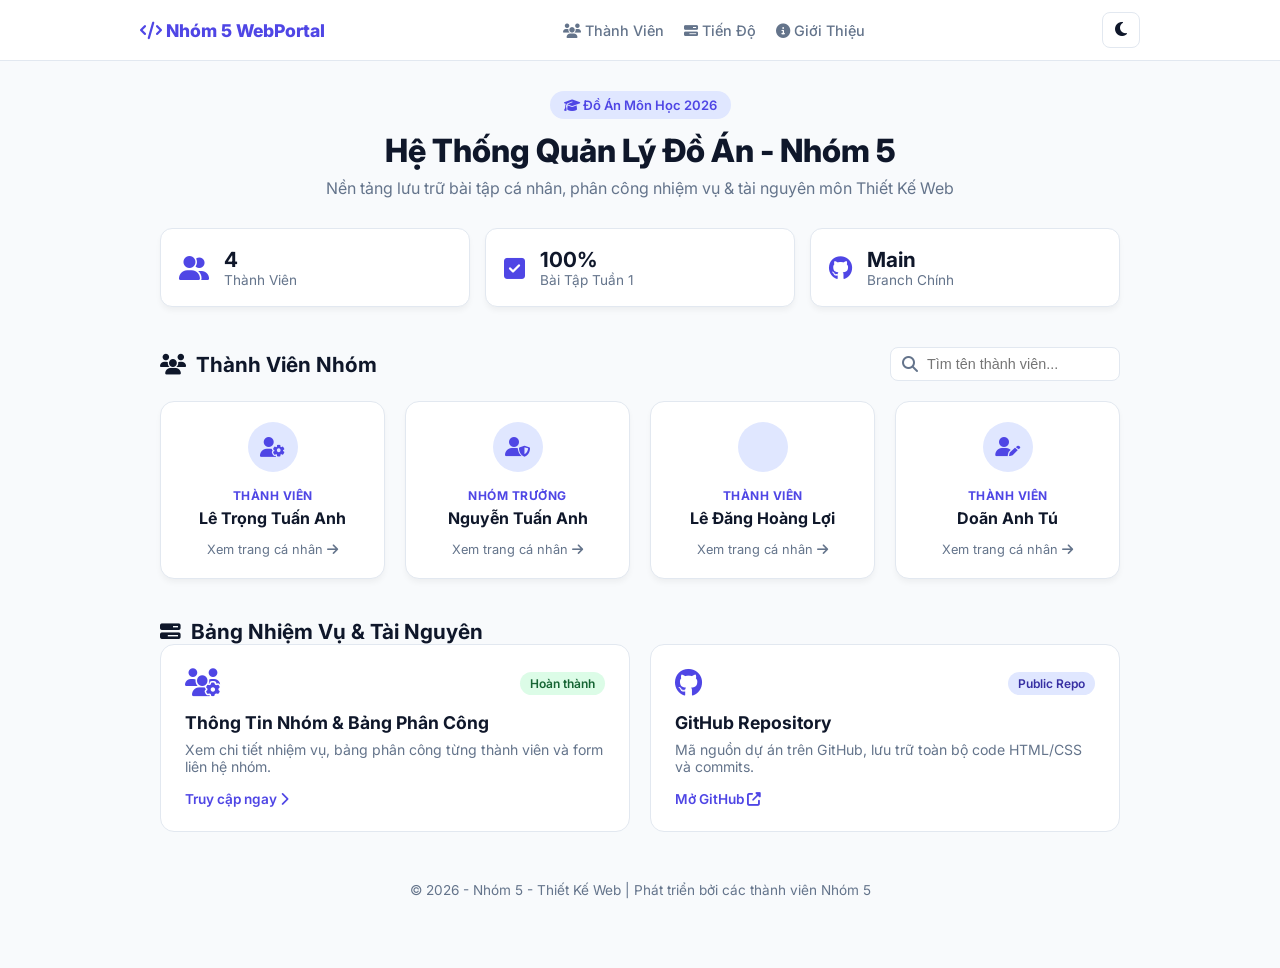
<file: index.html>
<!DOCTYPE html>
<html lang="vi">
<head>
  <meta charset="UTF-8">
  <meta name="viewport" content="width=device-width, initial-scale=1.0">
  <title>Trang Chủ - Nhóm 5 | Portal Thiết Kế Web</title>
  <!-- Google Fonts: Inter -->
  <link rel="preconnect" href="https://fonts.googleapis.com">
  <link rel="preconnect" href="https://fonts.gstatic.com" crossorigin>
  <link href="https://fonts.googleapis.com/css2?family=Inter:wght@400;500;600;700;800&display=swap" rel="stylesheet">
  <!-- Font Awesome Icons -->
  <link rel="stylesheet" href="https://cdnjs.cloudflare.com/ajax/libs/font-awesome/6.5.1/css/all.min.css">
  <!-- CSS Cửa hàng -->
  <link rel="stylesheet" href="css/style.css">
</head>
<body>

  <!-- Top Navigation Bar -->
  <nav class="navbar">
    <div class="nav-container">
      <a href="#" class="nav-logo">
        <i class="fa-solid fa-code"></i> Nhóm 5 WebPortal
      </a>
      <ul class="nav-links">
        <li><a href="#members"><i class="fa-solid fa-users"></i> Thành Viên</a></li>
        <li><a href="#tasks"><i class="fa-solid fa-bars-progress"></i> Tiến Độ</a></li>
        <li><a href="tasks/group/about.html"><i class="fa-solid fa-circle-info"></i> Giới Thiệu</a></li>
      </ul>
      <button class="theme-toggle" id="themeToggle" title="Đổi giao diện">
        <i class="fa-solid fa-moon"></i>
      </button>
    </div>
  </nav>

  <div class="container">
    <!-- Hero Banner Header -->
    <header class="hero-header">
      <span class="badge"><i class="fa-solid fa-graduation-cap"></i> Đồ Án Môn Học 2026</span>
      <h1>Hệ Thống Quản Lý Đồ Án - Nhóm 5</h1>
      <p class="subtitle">Nền tảng lưu trữ bài tập cá nhân, phân công nhiệm vụ & tài nguyên môn Thiết Kế Web</p>
    </header>

    <!-- Thống kê dự án (Project Overview Stats) -->
    <section class="stats-grid">
      <div class="stat-card">
        <i class="fa-solid fa-user-group stat-icon"></i>
        <div>
          <h3>4</h3>
          <p>Thành Viên</p>
        </div>
      </div>
      <div class="stat-card">
        <i class="fa-solid fa-square-check stat-icon"></i>
        <div>
          <h3>100%</h3>
          <p>Bài Tập Tuần 1</p>
        </div>
      </div>
      <div class="stat-card">
        <i class="fa-brands fa-github stat-icon"></i>
        <div>
          <h3>Main</h3>
          <p>Branch Chính</p>
        </div>
      </div>
    </section>

    <main>
      <!-- Tìm kiếm & Danh sách thành viên -->
      <section id="members" class="section">
        <div class="section-header">
          <h2 class="section-title">
            <i class="fa-solid fa-users"></i> Thành Viên Nhóm
          </h2>
          <!-- Thanh tìm kiếm thành viên -->
          <div class="search-box">
            <i class="fa-solid fa-magnifying-glass"></i>
            <input type="text" id="memberSearch" placeholder="Tìm tên thành viên..." onkeyup="filterMembers()">
          </div>
        </div>
        
        <div class="grid-container" id="memberGrid">
          <!-- Member 1 -->
          <a href="tasks/Le_trong_tuan_anh/index.html" class="card-link" data-name="le trong tuan anh">
            <div class="avatar-icon"><i class="fa-solid fa-user-gear"></i></div>
            <div class="card-info">
              <span class="member-role">Thành viên</span>
              <span class="member-name">Lê Trọng Tuấn Anh</span>
              <span class="view-profile">Xem trang cá nhân <i class="fa-solid fa-arrow-right"></i></span>
            </div>
          </a>

          <!-- Member 2 -->
          <a href="tasks/Ngtuan_anh/index.html" class="card-link" data-name="nguyen tuan anh">
            <div class="avatar-icon"><i class="fa-solid fa-user-shield"></i></div>
            <div class="card-info">
              <span class="member-role">Nhóm Trưởng</span>
              <span class="member-name">Nguyễn Tuấn Anh</span>
              <span class="view-profile">Xem trang cá nhân <i class="fa-solid fa-arrow-right"></i></span>
            </div>
          </a>

          <!-- Member 3 -->
          <a href="tasks/Le_Dang_Hoang_Loi/index.html" class="card-link" data-name="le dang hoang loi">
            <div class="avatar-icon"><i class="fa-solid fa-user-code"></i></div>
            <div class="card-info">
              <span class="member-role">Thành viên</span>
              <span class="member-name">Lê Đăng Hoàng Lợi</span>
              <span class="view-profile">Xem trang cá nhân <i class="fa-solid fa-arrow-right"></i></span>
            </div>
          </a>

          <!-- Member 4 -->
          <a href="tasks/doan_anh_tu/index.html" class="card-link" data-name="doan anh tu">
            <div class="avatar-icon"><i class="fa-solid fa-user-pen"></i></div>
            <div class="card-info">
              <span class="member-role">Thành viên</span>
              <span class="member-name">Doãn Anh Tú</span>
              <span class="view-profile">Xem trang cá nhân <i class="fa-solid fa-arrow-right"></i></span>
            </div>
          </a>
        </div>
      </section>

      <!-- Quản Lý Nhiệm Vụ & Tiến Độ -->
      <section id="tasks" class="section">
        <h2 class="section-title">
          <i class="fa-solid fa-bars-progress"></i> Bảng Nhiệm Vụ & Tài Nguyên
        </h2>
        
        <div class="task-grid">
          <a href="tasks/group/about.html" class="task-card primary-task">
            <div class="task-header">
              <i class="fa-solid fa-users-gear icon-lg"></i>
              <span class="status-badge status-done">Hoàn thành</span>
            </div>
            <h3>Thông Tin Nhóm & Bảng Phân Công</h3>
            <p>Xem chi tiết nhiệm vụ, bảng phân công từng thành viên và form liên hệ nhóm.</p>
            <span class="task-link-text">Truy cập ngay <i class="fa-solid fa-chevron-right"></i></span>
          </a>

          <a href="https://github.com/zTuananh/ThietKeWeb-Nhom5" target="_blank" class="task-card">
            <div class="task-header">
              <i class="fa-brands fa-github icon-lg"></i>
              <span class="status-badge status-live">Public Repo</span>
            </div>
            <h3>GitHub Repository</h3>
            <p>Mã nguồn dự án trên GitHub, lưu trữ toàn bộ code HTML/CSS và commits.</p>
            <span class="task-link-text">Mở GitHub <i class="fa-solid fa-up-right-from-square"></i></span>
          </a>
        </div>
      </section>
    </main>

    <footer>
      <p>© 2026 - Nhóm 5 - Thiết Kế Web | Phát triển bởi các thành viên Nhóm 5</p>
    </footer>
  </div>

  <!-- JavaScript tích hợp tính năng Tìm kiếm & Sáng/Tối -->
  <script>
    // 1. Chức năng Tìm kiếm thành viên nhanh
    function filterMembers() {
      const input = document.getElementById('memberSearch').value.toLowerCase();
      const cards = document.querySelectorAll('#memberGrid .card-link');
      
      cards.forEach(card => {
        const name = card.getAttribute('data-name');
        if (name.includes(input)) {
          card.style.display = "flex";
        } else {
          card.style.display = "none";
        }
      });
    }

    // 2. Chức năng đổi giao diện Sáng / Tối (Dark Mode)
    const themeToggle = document.getElementById('themeToggle');
    themeToggle.addEventListener('click', () => {
      document.body.classList.toggle('dark-mode');
      const icon = themeToggle.querySelector('i');
      if (document.body.classList.contains('dark-mode')) {
        icon.className = 'fa-solid fa-sun';
      } else {
        icon.className = 'fa-solid fa-moon';
      }
    });
  </script>
</body>
</html>
</file>
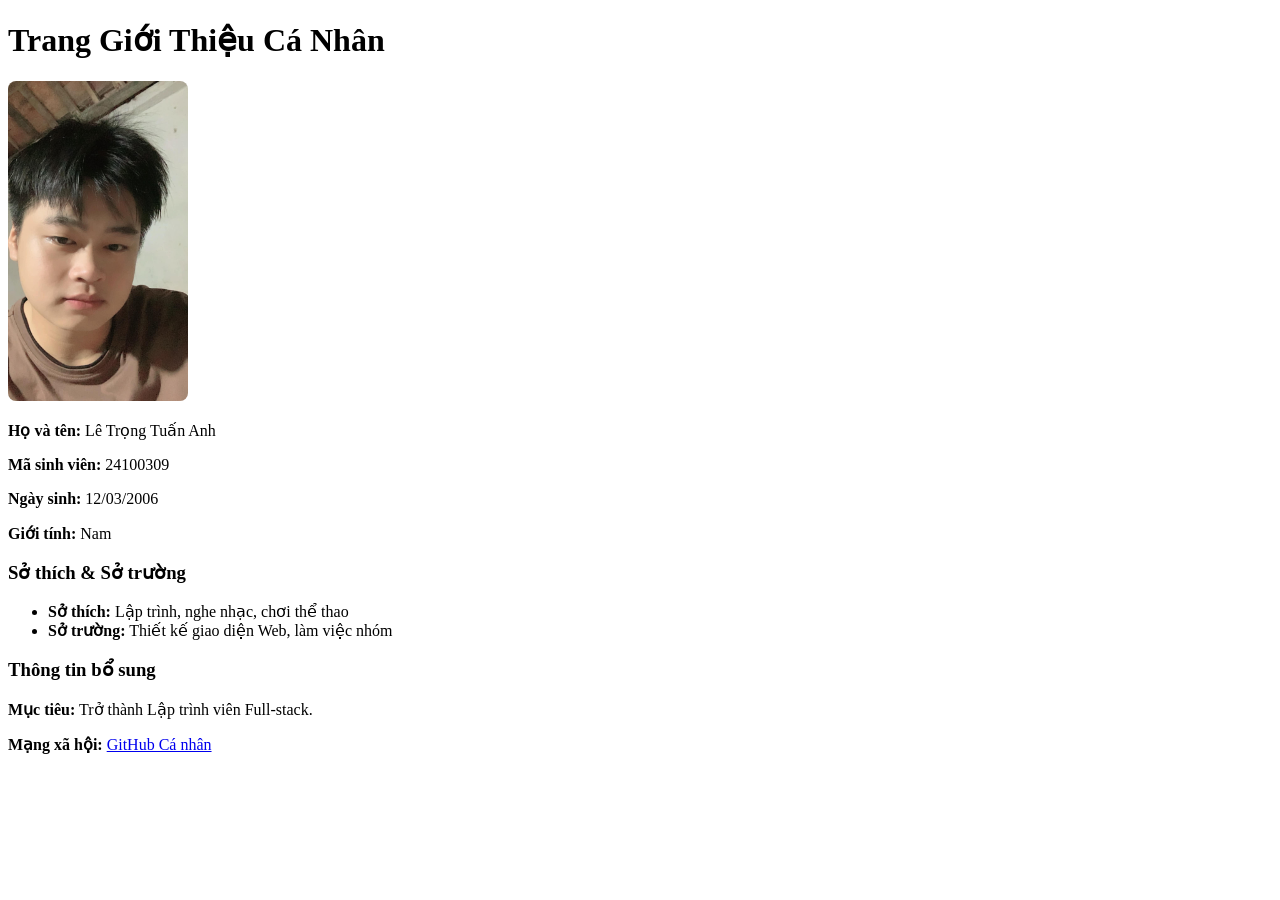
<file: Le_trong_tuan_anh/index.html>
<!DOCTYPE html>
<html lang="vi">
<head>
  <meta charset="UTF-8">
  <title>Trang cá nhân - Lê Trọng Tuấn Anh</title>
</head>
<body>
<h1>Trang Giới Thiệu Cá Nhân</h1>


<img src="ltta.jpg" alt="Ảnh đại diện của tôi" width="180" style="border-radius: 8px; object-fit: cover;">

<p><strong>Họ và tên:</strong> Lê Trọng Tuấn Anh</p>
<p><strong>Mã sinh viên:</strong> 24100309</p>
<p><strong>Ngày sinh:</strong> 12/03/2006</p>
<p><strong>Giới tính:</strong> Nam</p>

<h3>Sở thích & Sở trường</h3>
<ul>
  <li><strong>Sở thích:</strong> Lập trình, nghe nhạc, chơi thể thao</li>
  <li><strong>Sở trường:</strong> Thiết kế giao diện Web, làm việc nhóm</li>
</ul>

<h3>Thông tin bổ sung</h3>
<p><strong>Mục tiêu:</strong> Trở thành Lập trình viên Full-stack.</p>
<p><strong>Mạng xã hội:</strong> <a href="https://github.com/Tuananh-36" target="_blank">GitHub Cá nhân</a></p>
</body>
</html>
</file>
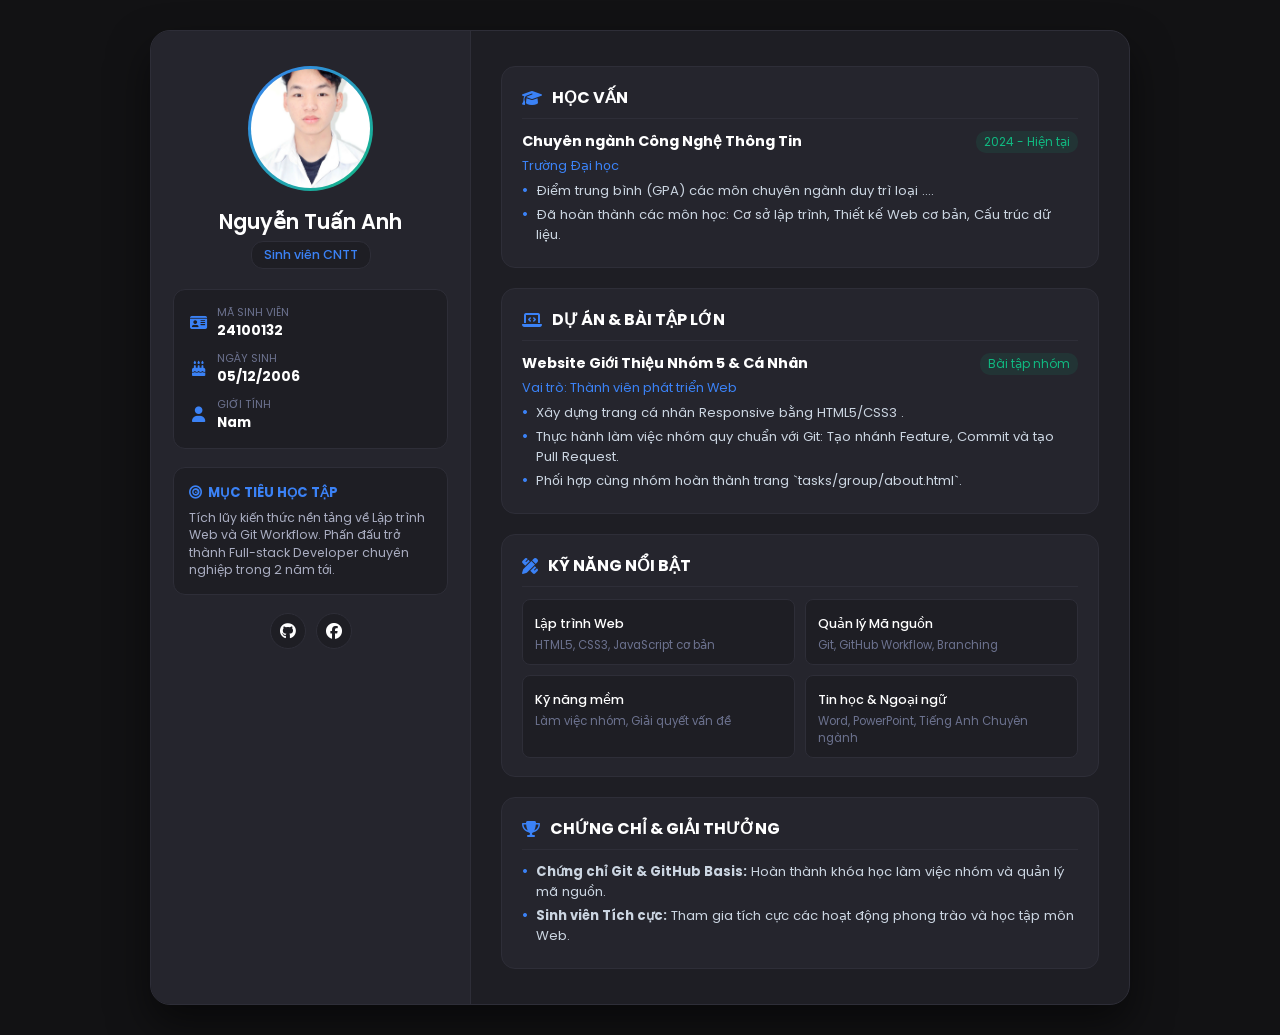
<file: Ngtuan_anh/index.html>
<!DOCTYPE html>
<html lang="vi">
<head>
    <meta charset="UTF-8">
    <meta name="viewport" content="width=device-width, initial-scale=1.0">
    <title>Portfolio Sinh Viên - Nguyễn Tuấn Anh</title>
    <link href="https://cdnjs.cloudflare.com/ajax/libs/font-awesome/6.4.0/css/all.min.css" rel="stylesheet">
    <link href="https://fonts.googleapis.com/css2?family=Poppins:wght@300;400;500;600;700&display=swap" rel="stylesheet">
    <style>
        * { margin: 0; padding: 0; box-sizing: border-box; font-family: 'Poppins', sans-serif; }
        body { background-color: #121214; color: #a9adc1; min-height: 100vh; display: flex; justify-content: center; align-items: center; padding: 30px 15px; }

        .portfolio-container { display: flex; flex-direction: row; max-width: 980px; width: 100%; background: #1e1e24; border-radius: 20px; overflow: hidden; box-shadow: 0 20px 40px rgba(0, 0, 0, 0.5); border: 1px solid #2e2e38; }

        /* CỘT TRÁI */
        .sidebar { width: 320px; background: #25252d; padding: 35px 22px; text-align: center; display: flex; flex-direction: column; align-items: center; border-right: 1px solid #2e2e38; }
        .avatar-box { width: 125px; height: 125px; border-radius: 50%; padding: 3px; background: linear-gradient(135deg, #3b82f6, #10b981); margin-bottom: 15px; }
        .avatar-box img { width: 100%; height: 100%; border-radius: 50%; object-fit: cover; }
        .sidebar h2 { color: #fff; font-size: 1.3rem; font-weight: 600; margin-bottom: 4px; }
        .sidebar .role { background: #1e1e24; color: #3b82f6; font-size: 0.78rem; padding: 4px 12px; border-radius: 12px; display: inline-block; margin-bottom: 20px; font-weight: 500; border: 1px solid #2e2e38; }

        .personal-info { width: 100%; text-align: left; background: #1e1e24; padding: 15px; border-radius: 12px; border: 1px solid #2e2e38; margin-bottom: 18px; }
        .info-item { display: flex; align-items: center; gap: 10px; margin-bottom: 10px; font-size: 0.82rem; }
        .info-item:last-child { margin-bottom: 0; }
        .info-item i { color: #3b82f6; font-size: 0.95rem; width: 18px; text-align: center; }
        .info-item div { display: flex; flex-direction: column; }
        .info-item span { font-size: 0.68rem; color: #6c728f; text-transform: uppercase; }
        .info-item strong { color: #fff; font-size: 0.85rem; }

        .objective-box { width: 100%; text-align: left; background: #1e1e24; padding: 15px; border-radius: 12px; border: 1px solid #2e2e38; margin-bottom: 18px; }
        .objective-box h4 { color: #3b82f6; font-size: 0.82rem; margin-bottom: 6px; text-transform: uppercase; display: flex; align-items: center; gap: 6px; }
        .objective-box p { font-size: 0.78rem; color: #a9adc1; line-height: 1.4; }

        .socials { display: flex; gap: 10px; width: 100%; justify-content: center; }
        .socials a { width: 36px; height: 36px; background: #1e1e24; color: #fff; border-radius: 50%; display: flex; justify-content: center; align-items: center; text-decoration: none; border: 1px solid #2e2e38; transition: 0.3s; }
        .socials a:hover { background: #3b82f6; border-color: #3b82f6; transform: translateY(-3px); }

        /* CỘT PHẢI */
        .main-content { flex: 1; padding: 35px 30px; display: flex; flex-direction: column; gap: 20px; }
        
        .cv-section { background: #25252d; padding: 18px 20px; border-radius: 14px; border: 1px solid #2e2e38; }
        .cv-section h3 { color: #fff; font-size: 1rem; margin-bottom: 12px; display: flex; align-items: center; gap: 10px; border-bottom: 1px solid #2e2e38; padding-bottom: 8px; }
        .cv-section h3 i { color: #3b82f6; }

        .item-block { margin-bottom: 12px; }
        .item-block:last-child { margin-bottom: 0; }
        .item-header { display: flex; justify-content: space-between; align-items: baseline; margin-bottom: 4px; }
        .item-header strong { color: #fff; font-size: 0.9rem; }
        .item-header .date { font-size: 0.75rem; color: #10b981; background: rgba(16, 185, 129, 0.1); padding: 2px 8px; border-radius: 10px; }
        .item-sub { font-size: 0.8rem; color: #3b82f6; margin-bottom: 6px; }
        
        .cv-list { list-style: none; }
        .cv-list li { font-size: 0.82rem; margin-bottom: 4px; position: relative; padding-left: 14px; color: #cbd5e1; }
        .cv-list li::before { content: '•'; color: #3b82f6; font-weight: bold; position: absolute; left: 0; }

        .skills-grid { display: grid; grid-template-columns: repeat(auto-fit, minmax(180px, 1fr)); gap: 10px; }
        .skill-card { background: #1e1e24; padding: 10px 12px; border-radius: 8px; border: 1px solid #2e2e38; }
        .skill-card span { font-size: 0.8rem; color: #fff; font-weight: 500; }
        .skill-card p { font-size: 0.72rem; color: #6c728f; margin-top: 2px; }

        @media (max-width: 800px) {
            .portfolio-container { flex-direction: column; }
            .sidebar { width: 100%; border-right: none; border-bottom: 1px solid #2e2e38; }
        }
    </style>
</head>
<body>

<div class="portfolio-container">
    <!-- CỘT TRÁI: Avatar & Thông tin cá nhân -->
    <div class="sidebar">
        <div class="avatar-box">
            <img src="avatar.jpg" alt="Ảnh đại diện">
        </div>
        <h2>Nguyễn Tuấn Anh</h2>
        <span class="role">Sinh viên CNTT</span>

        <div class="personal-info">
            <div class="info-item">
                <i class="fa-solid fa-id-card"></i>
                <div>
                    <span>Mã sinh viên</span>
                    <strong>24100132</strong>
                </div>
            </div>
            <div class="info-item">
                <i class="fa-solid fa-cake-candles"></i>
                <div>
                    <span>Ngày sinh</span>
                    <strong>05/12/2006</strong>
                </div>
            </div>
            <div class="info-item">
                <i class="fa-solid fa-user"></i>
                <div>
                    <span>Giới tính</span>
                    <strong>Nam</strong>
                </div>
            </div>
        </div>

        <div class="objective-box">
            <h4><i class="fa-solid fa-bullseye"></i> Mục tiêu học tập</h4>
            <p>Tích lũy kiến thức nền tảng về Lập trình Web và Git Workflow. Phấn đấu trở thành Full-stack Developer chuyên nghiệp trong 2 năm tới.</p>
        </div>

        <div class="socials">
            <a href="https://github.com/zTuananh" target="_blank" title="GitHub"><i class="fa-brands fa-github"></i></a>
            <a href="#" target="_blank" title="Facebook"><i class="fa-brands fa-facebook"></i></a>
        </div>
    </div>

    <!-- CỘT PHẢI: Chuẩn CV Sinh Viên -->
    <div class="main-content">
        <!-- HỌC VẤN -->
        <div class="cv-section">
            <h3><i class="fa-solid fa-graduation-cap"></i> HỌC VẤN</h3>
            <div class="item-block">
                <div class="item-header">
                    <strong>Chuyên ngành Công Nghệ Thông Tin</strong>
                    <span class="date">2024 - Hiện tại</span>
                </div>
                <div class="item-sub">Trường Đại học </div>
                <ul class="cv-list">
                    <li>Điểm trung bình (GPA) các môn chuyên ngành duy trì loại ....</li>
                    <li>Đã hoàn thành các môn học: Cơ sở lập trình, Thiết kế Web cơ bản, Cấu trúc dữ liệu.</li>
                </ul>
            </div>
        </div>

        <!-- DỰ ÁN & HOẠT ĐỘNG SINH VIÊN -->
        <div class="cv-section">
            <h3><i class="fa-solid fa-laptop-code"></i> DỰ ÁN & BÀI TẬP LỚN</h3>
            <div class="item-block">
                <div class="item-header">
                    <strong>Website Giới Thiệu Nhóm 5 & Cá Nhân</strong>
                    <span class="date">Bài tập nhóm</span>
                </div>
                <div class="item-sub">Vai trò: Thành viên phát triển Web</div>
                <ul class="cv-list">
                    <li>Xây dựng trang cá nhân Responsive bằng HTML5/CSS3 .</li>
                    <li>Thực hành làm việc nhóm quy chuẩn với Git: Tạo nhánh Feature, Commit và tạo Pull Request.</li>
                    <li>Phối hợp cùng nhóm hoàn thành trang `tasks/group/about.html`.</li>
                </ul>
            </div>
        </div>

        <!-- KỸ NĂNG -->
        <div class="cv-section">
            <h3><i class="fa-solid fa-pen-ruler"></i> KỸ NĂNG NỔI BẬT</h3>
            <div class="skills-grid">
                <div class="skill-card">
                    <span>Lập trình Web</span>
                    <p>HTML5, CSS3, JavaScript cơ bản</p>
                </div>
                <div class="skill-card">
                    <span>Quản lý Mã nguồn</span>
                    <p>Git, GitHub Workflow, Branching</p>
                </div>
                <div class="skill-card">
                    <span>Kỹ năng mềm</span>
                    <p>Làm việc nhóm, Giải quyết vấn đề</p>
                </div>
                <div class="skill-card">
                    <span>Tin học & Ngoại ngữ</span>
                    <p>Word, PowerPoint, Tiếng Anh Chuyên ngành</p>
                </div>
            </div>
        </div>

        <!-- GIẢI THƯỞNG & CHỨNG CHỈ -->
        <div class="cv-section">
            <h3><i class="fa-solid fa-trophy"></i> CHỨNG CHỈ & GIẢI THƯỞNG</h3>
            <div class="item-block">
                <ul class="cv-list">
                    <li><strong>Chứng chỉ Git & GitHub Basis:</strong> Hoàn thành khóa học làm việc nhóm và quản lý mã nguồn.</li>
                    <li><strong>Sinh viên Tích cực:</strong> Tham gia tích cực các hoạt động phong trào và học tập môn Web.</li>
                </ul>
            </div>
        </div>
    </div>
</div>

</body>
</html>
</file>
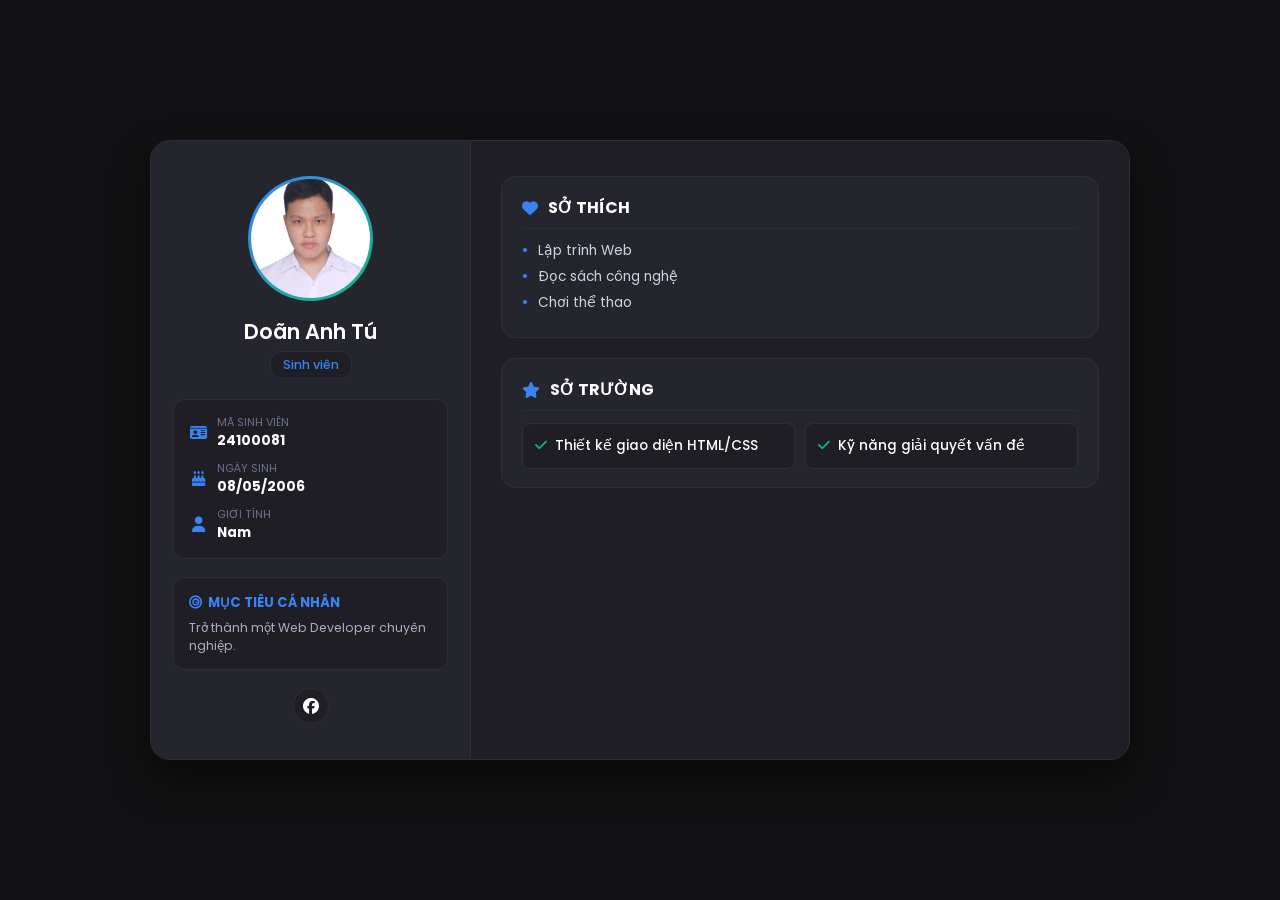
<file: tasks/doan_anh_tu/index.html>
<!DOCTYPE html>
<html lang="vi">
<head>
    <meta charset="UTF-8">
    <meta name="viewport" content="width=device-width, initial-scale=1.0">
    <title>Giới thiệu cá nhân - Doãn Anh Tú</title>
    <!-- FontAwesome & Google Fonts -->
    <link href="https://cdnjs.cloudflare.com/ajax/libs/font-awesome/6.4.0/css/all.min.css" rel="stylesheet" integrity="sha512-iecdLmaskl7CVkqkXNQ/ZH/XLlvWZOJyj7Yy7tcenmpD1ypASozpmT/E0iPtmFIB46ZmdtAc9eNBvH0H/ZpiBw==" crossorigin="anonymous" referrerpolicy="no-referrer" />
    <link href="https://fonts.googleapis.com/css2?family=Poppins:wght@300;400;500;600;700&display=swap" rel="stylesheet">
    <style>
        * { margin: 0; padding: 0; box-sizing: border-box; font-family: 'Poppins', sans-serif; }
        body { background-color: #121214; color: #a9adc1; min-height: 100vh; display: flex; justify-content: center; align-items: center; padding: 30px 15px; }

        .portfolio-container { display: flex; flex-direction: row; max-width: 980px; width: 100%; background: #1e1e24; border-radius: 20px; overflow: hidden; box-shadow: 0 20px 40px rgba(0, 0, 0, 0.5); border: 1px solid #2e2e38; }

        /* CỘT TRÁI: Avatar & Thông tin cá nhân */
        .sidebar { width: 320px; background: #25252d; padding: 35px 22px; text-align: center; display: flex; flex-direction: column; align-items: center; border-right: 1px solid #2e2e38; }
        .avatar-box { width: 125px; height: 125px; border-radius: 50%; padding: 3px; background: linear-gradient(135deg, #3b82f6, #10b981); margin-bottom: 15px; }
        .avatar-box img { width: 100%; height: 100%; border-radius: 50%; object-fit: cover; }
        .sidebar h2 { color: #fff; font-size: 1.3rem; font-weight: 600; margin-bottom: 4px; }
        .sidebar .role { background: #1e1e24; color: #3b82f6; font-size: 0.78rem; padding: 4px 12px; border-radius: 12px; display: inline-block; margin-bottom: 20px; font-weight: 500; border: 1px solid #2e2e38; }

        .personal-info { width: 100%; text-align: left; background: #1e1e24; padding: 15px; border-radius: 12px; border: 1px solid #2e2e38; margin-bottom: 18px; }
        .info-item { display: flex; align-items: center; gap: 10px; margin-bottom: 10px; font-size: 0.82rem; }
        .info-item:last-child { margin-bottom: 0; }
        .info-item i { color: #3b82f6; font-size: 0.95rem; width: 18px; text-align: center; }
        .info-item div { display: flex; flex-direction: column; }
        .info-item span { font-size: 0.68rem; color: #6c728f; text-transform: uppercase; }
        .info-item strong { color: #fff; font-size: 0.85rem; }

        .objective-box { width: 100%; text-align: left; background: #1e1e24; padding: 15px; border-radius: 12px; border: 1px solid #2e2e38; margin-bottom: 18px; }
        .objective-box h4 { color: #3b82f6; font-size: 0.82rem; margin-bottom: 6px; text-transform: uppercase; display: flex; align-items: center; gap: 6px; }
        .objective-box p { font-size: 0.78rem; color: #a9adc1; line-height: 1.4; }

        .socials { display: flex; gap: 10px; width: 100%; justify-content: center; }
        .socials a { width: 36px; height: 36px; background: #1e1e24; color: #fff; border-radius: 50%; display: flex; justify-content: center; align-items: center; text-decoration: none; border: 1px solid #2e2e38; transition: 0.3s; }
        .socials a:hover { background: #3b82f6; border-color: #3b82f6; transform: translateY(-3px); }

        /* CỘT PHẢI: Nội dung chính */
        .main-content { flex: 1; padding: 35px 30px; display: flex; flex-direction: column; gap: 20px; }
        
        .cv-section { background: #25252d; padding: 18px 20px; border-radius: 14px; border: 1px solid #2e2e38; }
        .cv-section h3 { color: #fff; font-size: 1rem; margin-bottom: 12px; display: flex; align-items: center; gap: 10px; border-bottom: 1px solid #2e2e38; padding-bottom: 8px; }
        .cv-section h3 i { color: #3b82f6; }

        .item-block { margin-bottom: 12px; }
        .item-block:last-child { margin-bottom: 0; }
        
        .cv-list { list-style: none; }
        .cv-list li { font-size: 0.85rem; margin-bottom: 6px; position: relative; padding-left: 16px; color: #cbd5e1; }
        .cv-list li::before { content: '•'; color: #3b82f6; font-weight: bold; position: absolute; left: 0; }

        .skills-grid { display: grid; grid-template-columns: repeat(auto-fit, minmax(180px, 1fr)); gap: 10px; }
        .skill-card { background: #1e1e24; padding: 12px; border-radius: 8px; border: 1px solid #2e2e38; transition: transform 0.2s ease, border-color 0.2s ease; }
        .skill-card:hover { border-color: #3b82f6; transform: translateY(-2px); }
        .skill-card span { font-size: 0.85rem; color: #fff; font-weight: 500; display: flex; align-items: center; gap: 8px; }
        .skill-card span i { color: #10b981; }

        @media (max-width: 800px) {
            .portfolio-container { flex-direction: column; }
            .sidebar { width: 100%; border-right: none; border-bottom: 1px solid #2e2e38; }
        }
    </style>
</head>
<body>

<div class="portfolio-container">
    <!-- CỘT TRÁI: Ảnh đại diện & Thông tin cá nhân -->
    <div class="sidebar">
        <div class="avatar-box">
            <img src="doan_anh_tu.jpg" alt="Ảnh đại diện Doãn Anh Tú" width="125" height="125">
        </div>
        <h2>Doãn Anh Tú</h2>
        <span class="role">Sinh viên</span>

        <div class="personal-info">
            <div class="info-item">
                <i class="fa-solid fa-id-card"></i>
                <div>
                    <span>Mã sinh viên</span>
                    <strong>24100081</strong>
                </div>
            </div>
            <div class="info-item">
                <i class="fa-solid fa-cake-candles"></i>
                <div>
                    <span>Ngày sinh</span>
                    <strong>08/05/2006</strong>
                </div>
            </div>
            <div class="info-item">
                <i class="fa-solid fa-user"></i>
                <div>
                    <span>Giới tính</span>
                    <strong>Nam</strong>
                </div>
            </div>
        </div>

        <div class="objective-box">
            <h4><i class="fa-solid fa-bullseye"></i> Mục tiêu cá nhân</h4>
            <p>Trở thành một Web Developer chuyên nghiệp.</p>
        </div>

        <div class="socials">
            <a href="https://www.facebook.com/?locale=vi_VN" target="_blank" title="Facebook cá nhân"><i class="fa-brands fa-facebook"></i></a>
        </div>
    </div>

    <!-- CỘT PHẢI: Chi tiết Sở thích & Sở trường -->
    <div class="main-content">
        <!-- SỞ THÍCH -->
        <div class="cv-section">
            <h3><i class="fa-solid fa-heart"></i> SỞ THÍCH</h3>
            <div class="item-block">
                <ul class="cv-list">
                    <li>Lập trình Web</li>
                    <li>Đọc sách công nghệ</li>
                    <li>Chơi thể thao</li>
                </ul>
            </div>
        </div>

        <!-- SỞ TRƯỜNG -->
        <div class="cv-section">
            <h3><i class="fa-solid fa-star"></i> SỞ TRƯỜNG</h3>
            <div class="skills-grid">
                <div class="skill-card">
                    <span><i class="fa-solid fa-check"></i> Thiết kế giao diện HTML/CSS</span>
                </div>
                <div class="skill-card">
                    <span><i class="fa-solid fa-check"></i> Kỹ năng giải quyết vấn đề</span>
                </div>
            </div>
        </div>
    </div>
</div>

</body>
</html>
</file>
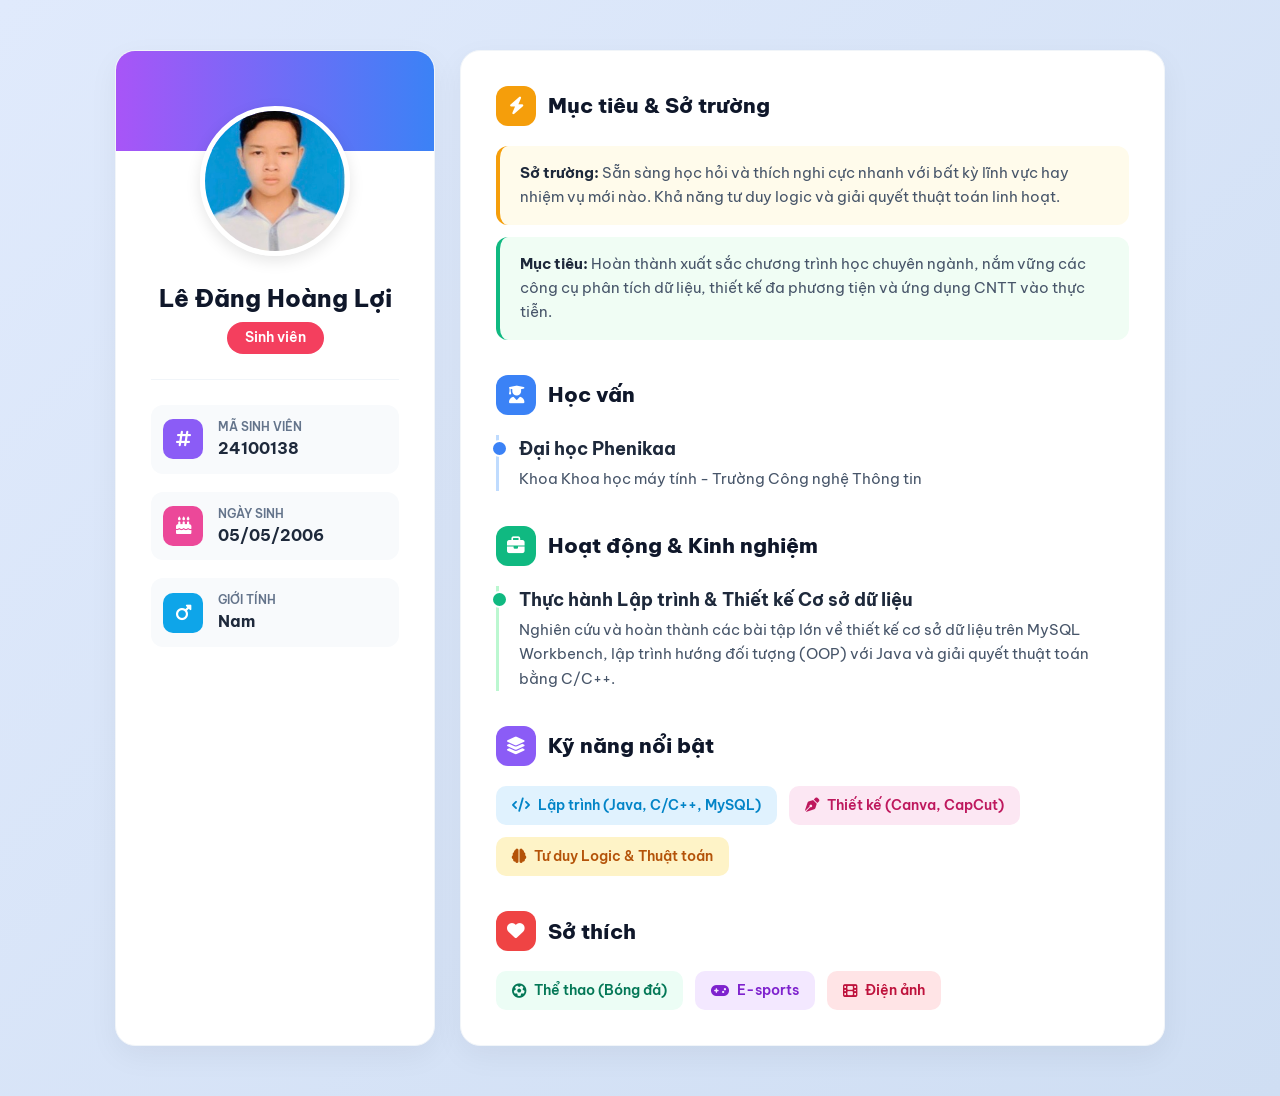
<file: tasks/Le_Dang_Hoang_Loi/index.html>
<!DOCTYPE html>
<html lang="vi">
<head>
    <meta charset="UTF-8">
    <meta name="viewport" content="width=device-width, initial-scale=1.0">
    <title>Profile - Lê Đăng Hoàng Lợi</title>
    <link href="https://cdnjs.cloudflare.com/ajax/libs/font-awesome/6.4.0/css/all.min.css" rel="stylesheet">
    <link href="https://fonts.googleapis.com/css2?family=Be+Vietnam+Pro:wght@400;500;600;700;800&display=swap" rel="stylesheet">
    <style>
        * {
            margin: 0;
            padding: 0;
            box-sizing: border-box;
            font-family: 'Be Vietnam Pro', sans-serif;
        }
        body {
            background: linear-gradient(135deg, #e0eafc 0%, #cfdef3 100%);
            color: #334155;
            line-height: 1.6;
            padding: 50px 20px;
            display: flex;
            justify-content: center;
            min-height: 100vh;
        }

        .container {
            max-width: 1050px;
            width: 100%;
            display: grid;
            grid-template-columns: 320px 1fr;
            gap: 25px;
        }

        .card {
            background: #ffffff;
            border-radius: 20px;
            padding: 35px;
            box-shadow: 0 10px 30px rgba(0, 0, 0, 0.05);
            border: 1px solid #f1f5f9;
        }        
        .sidebar {
            text-align: center;
            position: relative;
            overflow: hidden;
        }
        .sidebar::before {
            content: '';
            position: absolute;
            top: 0;
            left: 0;
            width: 100%;
            height: 100px;
            background: linear-gradient(90deg, #a855f7, #3b82f6);
            z-index: 0;
        }
        
        .avatar {
            width: 150px;
            height: 150px;
            border-radius: 50%;
            object-fit: cover;
            border: 5px solid #ffffff;
            margin-bottom: 15px;
            position: relative;
            z-index: 1;
            margin-top: 20px;
            box-shadow: 0 5px 15px rgba(0,0,0,0.1);
        }

        .name {
            font-size: 1.5rem;
            color: #0f172a;
            font-weight: 800;
            margin-bottom: 5px;
            position: relative;
            z-index: 1;
        }
        
        .title {
            color: #ffffff;
            font-weight: 600;
            background: #f43f5e; 
            display: inline-block;
            padding: 5px 18px;
            border-radius: 20px;
            font-size: 0.85rem;
            margin-bottom: 25px;
        }

        .basic-info {
            text-align: left;
            border-top: 1px solid #f1f5f9;
            padding-top: 25px;
        }

        .info-row {
            display: flex;
            align-items: center;
            margin-bottom: 18px;
            padding: 12px;
            background: #f8fafc;
            border-radius: 12px;
            transition: transform 0.2s;
        }
        .info-row:hover {
            transform: translateX(5px);
        }
        .info-row i {
            width: 40px;
            height: 40px;
            display: flex;
            align-items: center;
            justify-content: center;
            border-radius: 10px;
            color: #ffffff;
            margin-right: 15px;
            font-size: 1.1rem;
        }
        .icon-id { background: #8b5cf6; } 
        .icon-dob { background: #ec4899; } 
        .icon-gender { background: #0ea5e9; } 

        .info-row span {
            font-weight: 700;
            color: #1e293b;
            font-size: 1rem;
        }
        
        .info-label {
            font-size: 0.75rem;
            color: #64748b;
            text-transform: uppercase;
            font-weight: 600;
        }
        .section {
            margin-bottom: 35px;
        }
        
        .section:last-child {
            margin-bottom: 0;
        }

        .section-title {
            font-size: 1.3rem;
            color: #0f172a;
            margin-bottom: 20px;
            display: flex;
            align-items: center;
            gap: 12px;
            font-weight: 800;
        }
        
        .section-title i {
            width: 40px;
            height: 40px;
            display: flex;
            align-items: center;
            justify-content: center;
            border-radius: 12px;
            color: #ffffff;
            font-size: 1.1rem;
        }
        .title-target i { background: #f59e0b; } 
        .title-edu i { background: #3b82f6; } 
        .title-exp i { background: #10b981; } 
        .title-skill i { background: #8b5cf6; } 
        .title-hobby i { background: #ef4444; }
        .timeline-item {
            position: relative;
            padding-left: 20px;
            border-left: 3px solid #e2e8f0;
            margin-bottom: 20px;
        }
        .timeline-item::before {
            content: '';
            position: absolute;
            left: -8px;
            top: 5px;
            width: 13px;
            height: 13px;
            border-radius: 50%;
            background: #cbd5e1;
            border: 2px solid #ffffff;
        }
        .edu-item { border-left-color: #bfdbfe; }
        .edu-item::before { background: #3b82f6; }
        .exp-item { border-left-color: #bbf7d0; }
        .exp-item::before { background: #10b981; }
        .timeline-item h4 {
            color: #1e293b;
            font-size: 1.1rem;
            font-weight: 700;
            margin-bottom: 4px;
        }
        .timeline-item p {
            color: #475569;
            font-size: 0.95rem;
        }
        .tag-container {
            display: flex;
            flex-wrap: wrap;
            gap: 12px;
        }
        
        .tag {
            padding: 8px 16px;
            border-radius: 10px;
            font-size: 0.9rem;
            font-weight: 600;
            display: flex;
            align-items: center;
            gap: 8px;
        }
        .tag-code { background: #e0f2fe; color: #0284c7; }
        .tag-design { background: #fce7f3; color: #be185d; }
        .tag-lang { background: #dcfce7; color: #15803d; }
        .tag-logic { background: #fef3c7; color: #b45309; }
        
        .tag-sport { background: #ecfdf5; color: #047857; }
        .tag-game { background: #f3e8ff; color: #7e22ce; }
        .tag-movie { background: #ffe4e6; color: #be123c; }

        .text-block p {
            color: #475569;
            font-size: 0.95rem;
            margin-bottom: 12px;
            background: #fffbeb;
            padding: 15px 20px;
            border-radius: 12px;
            border-left: 4px solid #f59e0b;
        }
        
        .text-block p:last-child {
            margin-bottom: 0;
            background: #f0fdf4; 
            border-left: 4px solid #10b981;
        }

        .text-block strong {
            color: #1e293b;
        }

        @media (max-width: 900px) {
            .container {
                grid-template-columns: 1fr;
            }
        }
    </style>
</head>
<body>
<div class="container">
    <div class="card sidebar">
        <img src="Le_Dang_Hoang_Loi.jpg" alt="Lê Đăng Hoàng Lợi" class="avatar">
        <h1 class="name">Lê Đăng Hoàng Lợi</h1>
        <div class="title">Sinh viên</div>
        <div class="basic-info">
            <div class="info-row">
                <i class="fa-solid fa-hashtag icon-id"></i> 
                <div>
                    <div class="info-label">Mã sinh viên</div>
                    <span>24100138</span>
                </div>
            </div>
            <div class="info-row">
                <i class="fa-solid fa-cake-candles icon-dob"></i> 
                <div>
                    <div class="info-label">Ngày sinh</div>
                    <span>05/05/2006</span>
                </div>
            </div>
            <div class="info-row">
                <i class="fa-solid fa-mars icon-gender"></i> 
                <div>
                    <div class="info-label">Giới tính</div>
                    <span>Nam</span>
                </div>
            </div>
        </div>
    </div>
    <div class="card main-content">
        <div class="section text-block">
            <h2 class="section-title title-target"><i class="fa-solid fa-bolt"></i> Mục tiêu & Sở trường</h2>
            <p><strong>Sở trường:</strong> Sẵn sàng học hỏi và thích nghi cực nhanh với bất kỳ lĩnh vực hay nhiệm vụ mới nào. Khả năng tư duy logic và giải quyết thuật toán linh hoạt.</p>
            <p><strong>Mục tiêu:</strong> Hoàn thành xuất sắc chương trình học chuyên ngành, nắm vững các công cụ phân tích dữ liệu, thiết kế đa phương tiện và ứng dụng CNTT vào thực tiễn.</p>
        </div>
        <div class="section">
            <h2 class="section-title title-edu"><i class="fa-solid fa-user-graduate"></i> Học vấn</h2>
            <div class="timeline-item edu-item">
                <h4>Đại học Phenikaa</h4>
                <p>Khoa Khoa học máy tính - Trường Công nghệ Thông tin</p>
            </div>
        </div>
        <div class="section">
            <h2 class="section-title title-exp"><i class="fa-solid fa-briefcase"></i> Hoạt động & Kinh nghiệm</h2>
            <div class="timeline-item exp-item">
                <h4>Thực hành Lập trình & Thiết kế Cơ sở dữ liệu</h4>
                <p>Nghiên cứu và hoàn thành các bài tập lớn về thiết kế cơ sở dữ liệu trên MySQL Workbench, lập trình hướng đối tượng (OOP) với Java và giải quyết thuật toán bằng C/C++.</p>
            </div>
        </div>

        <div class="section">
            <h2 class="section-title title-skill"><i class="fa-solid fa-layer-group"></i> Kỹ năng nổi bật</h2>
            <div class="tag-container">
                <span class="tag tag-code"><i class="fa-solid fa-code"></i> Lập trình (Java, C/C++, MySQL)</span>
                <span class="tag tag-design"><i class="fa-solid fa-pen-nib"></i> Thiết kế (Canva, CapCut)</span>
                <span class="tag tag-logic"><i class="fa-solid fa-brain"></i> Tư duy Logic & Thuật toán</span>
            </div>
        </div>

        <div class="section">
            <h2 class="section-title title-hobby"><i class="fa-solid fa-heart"></i> Sở thích</h2>
            <div class="tag-container">
                <span class="tag tag-sport"><i class="fa-solid fa-futbol"></i> Thể thao (Bóng đá)</span>
                <span class="tag tag-game"><i class="fa-solid fa-gamepad"></i> E-sports</span>
                <span class="tag tag-movie"><i class="fa-solid fa-film"></i> Điện ảnh</span>
            </div>
        </div>

    </div>
</div>

</body>
</html>
</file>
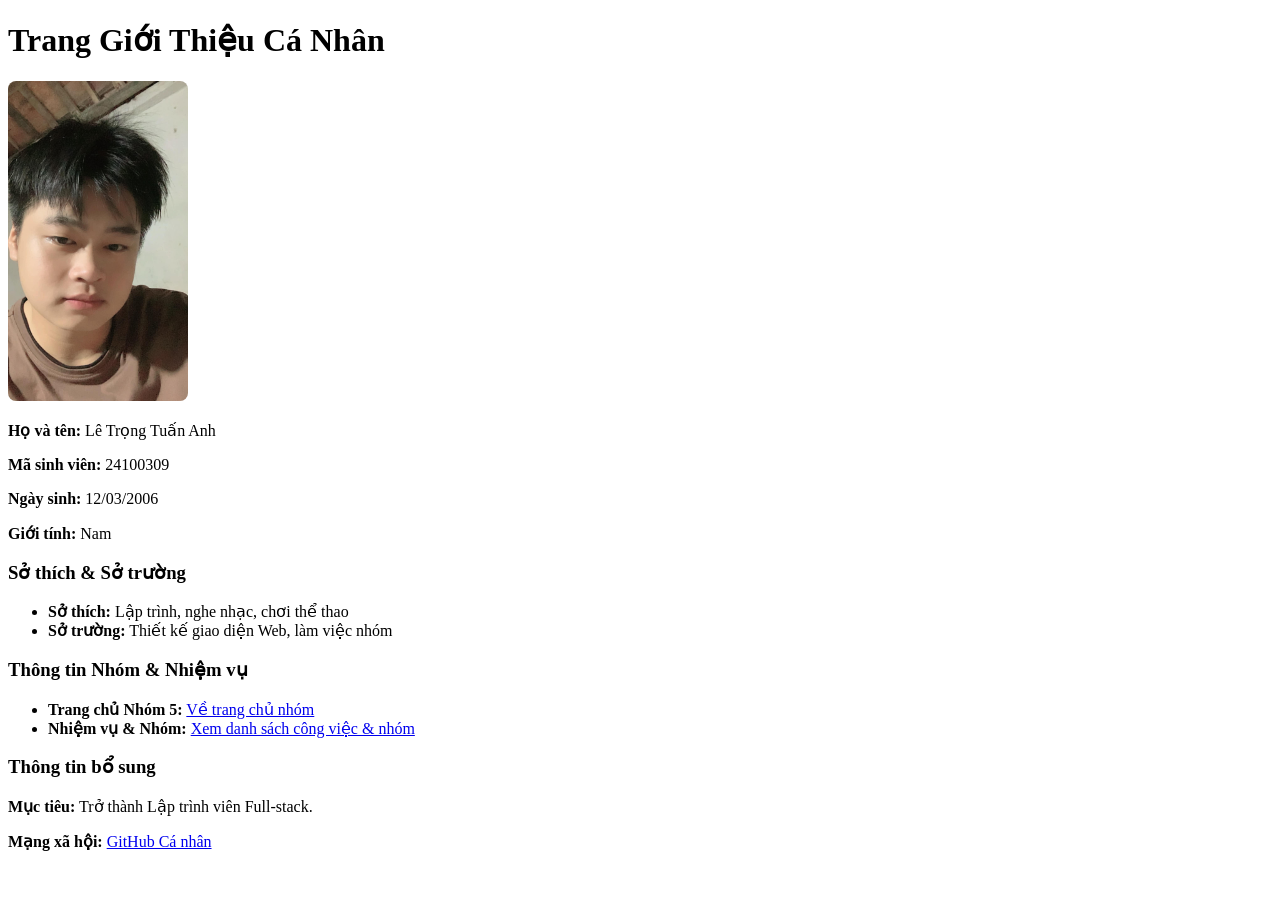
<file: tasks/Le_trong_tuan_anh/index.html>
<!DOCTYPE html>
<html lang="vi">
<head>
  <meta charset="UTF-8">
  <title>Trang cá nhân - Lê Trọng Tuấn Anh</title>
</head>
<body>
<h1>Trang Giới Thiệu Cá Nhân</h1>

<img src="ltta.jpg" alt="Ảnh đại diện của tôi" width="180" style="border-radius: 8px; object-fit: cover;">

<p><strong>Họ và tên:</strong> Lê Trọng Tuấn Anh</p>
<p><strong>Mã sinh viên:</strong> 24100309</p>
<p><strong>Ngày sinh:</strong> 12/03/2006</p>
<p><strong>Giới tính:</strong> Nam</p>

<h3>Sở thích & Sở trường</h3>
<ul>
  <li><strong>Sở thích:</strong> Lập trình, nghe nhạc, chơi thể thao</li>
  <li><strong>Sở trường:</strong> Thiết kế giao diện Web, làm việc nhóm</li>
</ul>

<h3>Thông tin Nhóm & Nhiệm vụ</h3>
<ul>
  <!-- Link về trang chủ chính của Nhóm 5 -->
  <li><strong>Trang chủ Nhóm 5:</strong> <a href="../index.html">Về trang chủ nhóm</a></li>
  
  <!-- Link đến thông tin nhiệm vụ/nhóm trong thư mục tasks/group -->
  <li><strong>Nhiệm vụ & Nhóm:</strong> <a href="../tasks/group/about.html">Xem danh sách công việc & nhóm</a></li>
</ul>

<h3>Thông tin bổ sung</h3>
<p><strong>Mục tiêu:</strong> Trở thành Lập trình viên Full-stack.</p>
<p><strong>Mạng xã hội:</strong> <a href="https://github.com/zTuananh" target="_blank">GitHub Cá nhân</a></p>
</body>
</html>
</file>
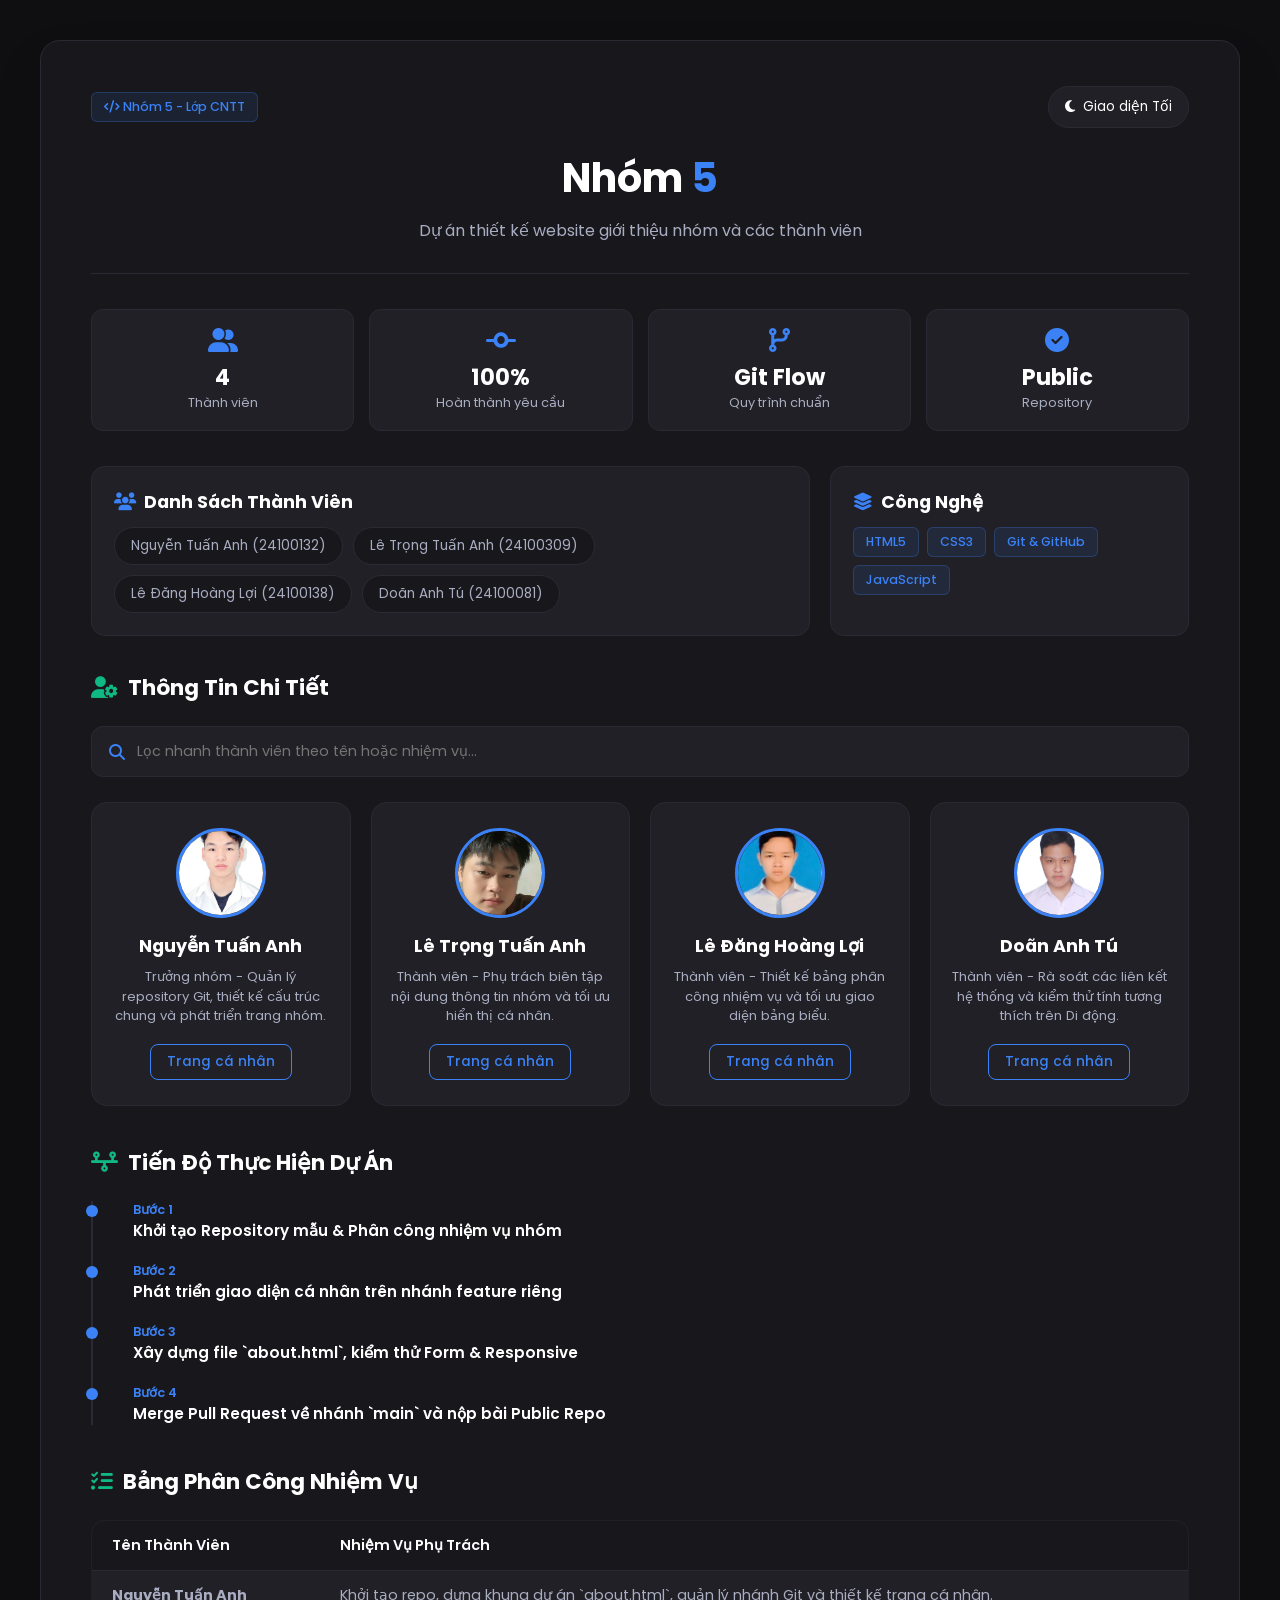
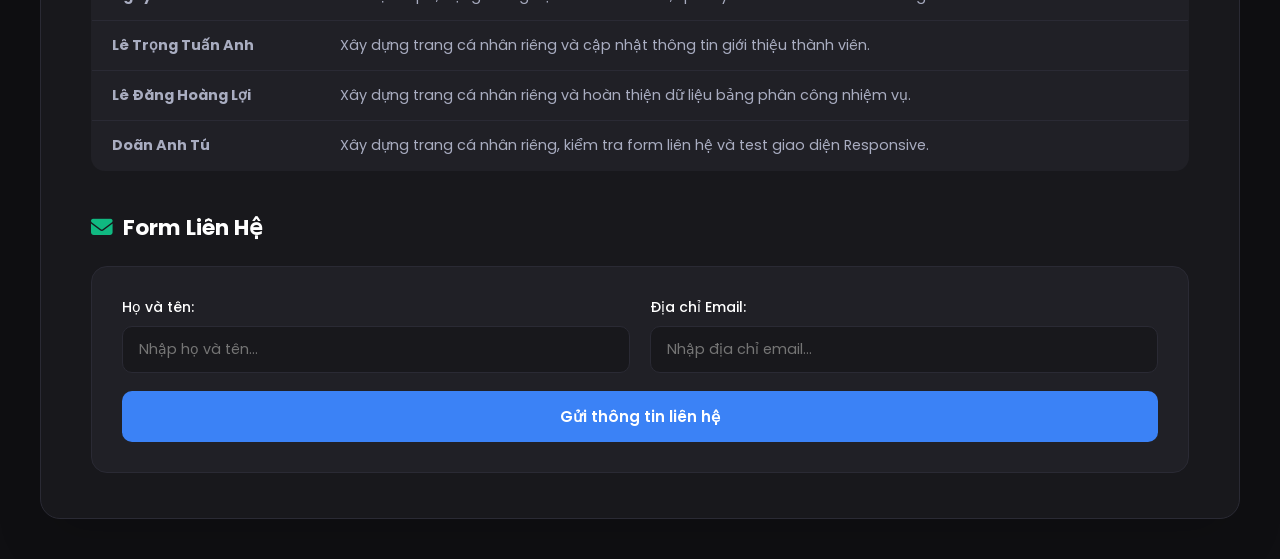
<file: tasks/group/about.html>
<!DOCTYPE html>
<html lang="vi">
<head>
    <meta charset="UTF-8">
    <meta name="viewport" content="width=device-width, initial-scale=1.0">
    <title>Giới Thiệu Nhóm 5</title>
    <link href="https://cdnjs.cloudflare.com/ajax/libs/font-awesome/6.4.0/css/all.min.css" rel="stylesheet">
    <link href="https://fonts.googleapis.com/css2?family=Poppins:wght@300;400;500;600;700&display=swap" rel="stylesheet">
    <style>
        :root {
            --bg-body: #0f0f12;
            --bg-card: #18181c;
            --bg-inner: #202026;
            --border-color: #2a2a34;
            --text-main: #a9adc1;
            --text-title: #ffffff;
            --primary-color: #3b82f6;
        }

        /* Light Mode */
        body.light-mode {
            --bg-body: #f1f5f9;
            --bg-card: #ffffff;
            --bg-inner: #f8fafc;
            --border-color: #e2e8f0;
            --text-main: #475569;
            --text-title: #0f172a;
            --primary-color: #2563eb;
        }

        * { margin: 0; padding: 0; box-sizing: border-box; font-family: 'Poppins', sans-serif; transition: background 0.3s, color 0.3s; }
        body { background-color: var(--bg-body); color: var(--text-main); padding: 40px 20px; min-height: 100vh; display: flex; justify-content: center; position: relative; }
        
        .container { max-width: 1200px; width: 100%; background: var(--bg-card); border-radius: 20px; padding: 45px 50px; border: 1px solid var(--border-color); box-shadow: 0 25px 50px rgba(0,0,0,0.1); }
        
        /* Header & Controls */
        .header-top { display: flex; justify-content: space-between; align-items: center; margin-bottom: 20px; }
        .theme-toggle-btn { background: var(--bg-inner); border: 1px solid var(--border-color); color: var(--text-title); padding: 10px 16px; border-radius: 30px; cursor: pointer; font-size: 0.85rem; display: flex; align-items: center; gap: 8px; }
        
        .group-header { text-align: center; margin-bottom: 35px; border-bottom: 1px solid var(--border-color); padding-bottom: 30px; }
        .group-header h1 { color: var(--text-title); font-size: 2.5rem; margin-bottom: 10px; }
        .group-header h1 span { color: var(--primary-color); }
        .group-header p { font-size: 1rem; color: var(--text-main); }

        /* Stats Bar */
        .stats-grid { display: grid; grid-template-columns: repeat(auto-fit, minmax(200px, 1fr)); gap: 15px; margin-bottom: 35px; }
        .stat-box { background: var(--bg-inner); border: 1px solid var(--border-color); border-radius: 12px; padding: 18px; text-align: center; }
        .stat-box i { font-size: 1.5rem; color: var(--primary-color); margin-bottom: 8px; }
        .stat-box h4 { color: var(--text-title); font-size: 1.4rem; font-weight: 700; }
        .stat-box p { font-size: 0.8rem; }

        /* Thanh tìm kiếm thành viên */
        .search-box { margin-bottom: 25px; position: relative; }
        .search-box input { width: 100%; background: var(--bg-inner); border: 1px solid var(--border-color); color: var(--text-title); padding: 14px 20px 14px 45px; border-radius: 12px; outline: none; font-size: 0.9rem; }
        .search-box i { position: absolute; left: 18px; top: 50%; transform: translateY(-50%); color: var(--primary-color); }

        /* Info Layout */
        .info-layout { display: grid; grid-template-columns: 2fr 1fr; gap: 20px; margin-bottom: 35px; }
        .summary-list, .tech-stack { background: var(--bg-inner); padding: 22px; border-radius: 14px; border: 1px solid var(--border-color); }
        .summary-list h3, .tech-stack h3 { color: var(--text-title); font-size: 1.1rem; margin-bottom: 12px; display: flex; align-items: center; gap: 8px; }
        .summary-list h3 i, .tech-stack h3 i { color: var(--primary-color); }
        .summary-list ul { list-style: none; display: flex; flex-wrap: wrap; gap: 10px; padding-left: 0; }
        .summary-list li { background: var(--bg-card); color: var(--text-main); padding: 8px 16px; border-radius: 20px; font-size: 0.85rem; border: 1px solid var(--border-color); }
        .tech-badges { display: flex; flex-wrap: wrap; gap: 8px; }
        .tech-badge { background: #3b82f61a; color: var(--primary-color); border: 1px solid #3b82f640; padding: 5px 12px; border-radius: 6px; font-size: 0.78rem; font-weight: 500; }

        /* Member Grid */
        .section-title { color: var(--text-title); font-size: 1.35rem; margin-bottom: 22px; display: flex; align-items: center; gap: 10px; }
        .section-title i { color: #10b981; }
        .members-grid { display: grid; grid-template-columns: repeat(auto-fit, minmax(230px, 1fr)); gap: 20px; margin-bottom: 40px; }
        .member-card { background: var(--bg-inner); padding: 25px 18px; border-radius: 16px; text-align: center; border: 1px solid var(--border-color); display: flex; flex-direction: column; align-items: center; }
        .member-card:hover { transform: translateY(-5px); border-color: var(--primary-color); }
        .member-card img { width: 90px; height: 90px; border-radius: 50%; object-fit: cover; margin-bottom: 15px; border: 3px solid var(--primary-color); }
        .member-card h3 { color: var(--text-title); font-size: 1.1rem; margin-bottom: 8px; }
        .member-card p { font-size: 0.82rem; margin-bottom: 18px; flex-grow: 1; line-height: 1.5; }
        .member-card a { color: var(--primary-color); text-decoration: none; font-size: 0.85rem; font-weight: 500; border: 1px solid var(--primary-color); padding: 7px 16px; border-radius: 8px; }
        .member-card a:hover { background: var(--primary-color); color: #fff; }

        /* Project Timeline */
        .timeline { position: relative; margin-bottom: 40px; padding-left: 20px; border-left: 2px solid var(--border-color); }
        .timeline-item { position: relative; margin-bottom: 20px; padding-left: 20px; }
        .timeline-item::before { content: ''; position: absolute; left: -27px; top: 4px; width: 12px; height: 12px; border-radius: 50%; background: var(--primary-color); }
        .timeline-date { font-size: 0.8rem; color: var(--primary-color); font-weight: 600; }
        .timeline-title { color: var(--text-title); font-size: 0.95rem; font-weight: 600; }

        /* Table */
        .table-container { overflow-x: auto; margin-bottom: 40px; }
        table { width: 100%; border-collapse: collapse; background: var(--bg-inner); border-radius: 14px; overflow: hidden; border: 1px solid var(--border-color); }
        th, td { padding: 14px 20px; text-align: left; font-size: 0.9rem; }
        th { background: var(--bg-card); color: var(--text-title); font-weight: 600; border-bottom: 1px solid var(--border-color); }
        td { border-bottom: 1px solid var(--border-color); color: var(--text-main); }

        /* Form */
        .contact-form { background: var(--bg-inner); padding: 30px; border-radius: 16px; border: 1px solid var(--border-color); }
        .form-row { display: grid; grid-template-columns: 1fr 1fr; gap: 20px; margin-bottom: 18px; }
        .form-group { display: flex; flex-direction: column; gap: 8px; }
        .form-group label { font-size: 0.88rem; color: var(--text-title); font-weight: 500; }
        .form-group input { background: var(--bg-card); border: 1px solid var(--border-color); color: var(--text-title); padding: 12px 16px; border-radius: 10px; font-size: 0.9rem; outline: none; }
        input[type="submit"] { background: var(--primary-color); color: #fff; border: none; padding: 14px; border-radius: 10px; font-weight: 600; cursor: pointer; width: 100%; font-size: 0.95rem; }

        .form-alert { display: none; margin-top: 15px; padding: 12px; background: #10b98120; border: 1px solid #10b981; color: #34d399; border-radius: 8px; text-align: center; font-size: 0.88rem; }

        /* Scroll To Top Button */
        .back-to-top { position: fixed; bottom: 30px; right: 30px; background: var(--primary-color); color: #fff; width: 45px; height: 45px; border-radius: 50%; display: flex; justify-content: center; align-items: center; cursor: pointer; border: none; opacity: 0; pointer-events: none; box-shadow: 0 4px 12px rgba(0,0,0,0.3); }
        .back-to-top.show { opacity: 1; pointer-events: auto; }

        @media (max-width: 768px) {
            .info-layout, .form-row { grid-template-columns: 1fr; }
            .container { padding: 25px 20px; }
        }
    </style>
</head>
<body>

<div class="container">
    <!-- Header top -->
    <div class="header-top">
        <div class="tech-badge"><i class="fa-solid fa-code"></i> Nhóm 5 - Lớp CNTT</div>
        <button class="theme-toggle-btn" id="themeToggle"><i class="fa-solid fa-moon"></i> <span>Giao diện Tối</span></button>
    </div>

    <!-- Tiêu đề -->
    <div class="group-header">
        <h1>Nhóm <span>5</span></h1>
        <p>Dự án thiết kế website giới thiệu nhóm và các thành viên</p>
    </div>

    <!-- Thống kê -->
    <div class="stats-grid">
        <div class="stat-box"><i class="fa-solid fa-user-group"></i><h4>4</h4><p>Thành viên</p></div>
        <div class="stat-box"><i class="fa-solid fa-code-commit"></i><h4>100%</h4><p>Hoàn thành yêu cầu</p></div>
        <div class="stat-box"><i class="fa-solid fa-code-branch"></i><h4>Git Flow</h4><p>Quy trình chuẩn</p></div>
        <div class="stat-box"><i class="fa-solid fa-circle-check"></i><h4>Public</h4><p>Repository</p></div>
    </div>

    <!-- Danh sách & Công nghệ -->
    <div class="info-layout">
        <div class="summary-list">
            <h3><i class="fa-solid fa-users"></i> Danh Sách Thành Viên</h3>
            <ul>
                <li>Nguyễn Tuấn Anh (24100132)</li>
                <li>Lê Trọng Tuấn Anh (24100309)</li>
                <li>Lê Đăng Hoàng Lợi (24100138)</li>
                <li>Doãn Anh Tú (24100081)</li>
            </ul>
        </div>
        <div class="tech-stack">
            <h3><i class="fa-solid fa-layer-group"></i> Công Nghệ</h3>
            <div class="tech-badges">
                <span class="tech-badge">HTML5</span>
                <span class="tech-badge">CSS3</span>
                <span class="tech-badge">Git & GitHub</span>
                <span class="tech-badge">JavaScript</span>
            </div>
        </div>
    </div>

    <!-- Tìm kiếm thành viên -->
    <h2 class="section-title"><i class="fa-solid fa-user-gear"></i> Thông Tin Chi Tiết</h2>
    <div class="search-box">
        <i class="fa-solid fa-magnifying-glass"></i>
        <input type="text" id="memberSearch" placeholder="Lọc nhanh thành viên theo tên hoặc nhiệm vụ...">
    </div>

    <!-- Grid thành viên (Đã sửa đường dẫn href & img) -->
    <div class="members-grid" id="membersGrid">
        <div class="member-card">
            <img src="../Ngtuan_anh/avatar.jpg" alt="Nguyễn Tuấn Anh">
            <h3>Nguyễn Tuấn Anh</h3>
            <p>Trưởng nhóm - Quản lý repository Git, thiết kế cấu trúc chung và phát triển trang nhóm.</p>
            <a href="../Ngtuan_anh/index.html">Trang cá nhân</a>
        </div>
        <div class="member-card">
            <img src="../Le_trong_tuan_anh/ltta.jpg" alt="Lê Trọng Tuấn Anh">
            <h3>Lê Trọng Tuấn Anh</h3>
            <p>Thành viên - Phụ trách biên tập nội dung thông tin nhóm và tối ưu hiển thị cá nhân.</p>
            <a href="../Le_trong_tuan_anh/index.html">Trang cá nhân</a>
        </div>
        <div class="member-card">
            <img src="../Le_Dang_Hoang_Loi/Le_Dang_Hoang_Loi.jpg" alt="Lê Đăng Hoàng Lợi">
            <h3>Lê Đăng Hoàng Lợi</h3>
            <p>Thành viên - Thiết kế bảng phân công nhiệm vụ và tối ưu giao diện bảng biểu.</p>
            <a href="../Le_Dang_Hoang_Loi/index.html">Trang cá nhân</a>
        </div>
        <div class="member-card">
            <img src="../doan_anh_tu/doan_anh_tu.jpg" alt="Doãn Anh Tú">
            <h3>Doãn Anh Tú</h3>
            <p>Thành viên - Rà soát các liên kết hệ thống và kiểm thử tính tương thích trên Di động.</p>
            <a href="../doan_anh_tu/index.html">Trang cá nhân</a>
        </div>
    </div>

    <!-- Tiến độ dự án -->
    <h2 class="section-title"><i class="fa-solid fa-timeline"></i> Tiến Độ Thực Hiện Dự Án</h2>
    <div class="timeline">
        <div class="timeline-item">
            <div class="timeline-date">Bước 1</div>
            <div class="timeline-title">Khởi tạo Repository mẫu & Phân công nhiệm vụ nhóm</div>
        </div>
        <div class="timeline-item">
            <div class="timeline-date">Bước 2</div>
            <div class="timeline-title">Phát triển giao diện cá nhân trên nhánh feature riêng</div>
        </div>
        <div class="timeline-item">
            <div class="timeline-date">Bước 3</div>
            <div class="timeline-title">Xây dựng file `about.html`, kiểm thử Form & Responsive</div>
        </div>
        <div class="timeline-item">
            <div class="timeline-date">Bước 4</div>
            <div class="timeline-title">Merge Pull Request về nhánh `main` và nộp bài Public Repo</div>
        </div>
    </div>

    <!-- Bảng phân công -->
    <h2 class="section-title"><i class="fa-solid fa-list-check"></i> Bảng Phân Công Nhiệm Vụ</h2>
    <div class="table-container">
        <table>
            <thead>
                <tr><th>Tên Thành Viên</th><th>Nhiệm Vụ Phụ Trách</th></tr>
            </thead>
            <tbody>
                <tr><td><strong>Nguyễn Tuấn Anh</strong></td><td>Khởi tạo repo, dựng khung dự án `about.html`, quản lý nhánh Git và thiết kế trang cá nhân.</td></tr>
                <tr><td><strong>Lê Trọng Tuấn Anh</strong></td><td>Xây dựng trang cá nhân riêng và cập nhật thông tin giới thiệu thành viên.</td></tr>
                <tr><td><strong>Lê Đăng Hoàng Lợi</strong></td><td>Xây dựng trang cá nhân riêng và hoàn thiện dữ liệu bảng phân công nhiệm vụ.</td></tr>
                <tr><td><strong>Doãn Anh Tú</strong></td><td>Xây dựng trang cá nhân riêng, kiểm tra form liên hệ và test giao diện Responsive.</td></tr>
            </tbody>
        </table>
    </div>

    <!-- Form liên hệ -->
    <h2 class="section-title"><i class="fa-solid fa-envelope"></i> Form Liên Hệ</h2>
    <form class="contact-form" id="groupContactForm">
        <div class="form-row">
            <div class="form-group">
                <label for="name">Họ và tên:</label>
                <input type="text" id="name" name="name" placeholder="Nhập họ và tên..." required>
            </div>
            <div class="form-group">
                <label for="email">Địa chỉ Email:</label>
                <input type="email" id="email" name="email" placeholder="Nhập địa chỉ email..." required>
            </div>
        </div>
        <input type="submit" value="Gửi thông tin liên hệ">
        <div class="form-alert" id="formAlert">
            <i class="fa-solid fa-circle-check"></i> Cảm ơn bạn! Thông tin liên hệ đã được gửi thành công đến Nhóm 5.
        </div>
    </form>
</div>

<!-- Nút Scroll To Top -->
<button class="back-to-top" id="backToTop"><i class="fa-solid fa-arrow-up"></i></button>

<script>
    // 1. Chuyển đổi Light/Dark Mode
    const themeBtn = document.getElementById('themeToggle');
    themeBtn.addEventListener('click', () => {
        document.body.classList.toggle('light-mode');
        const isLight = document.body.classList.contains('light-mode');
        themeBtn.innerHTML = isLight ? '<i class="fa-solid fa-sun"></i> <span>Giao diện Sáng</span>' : '<i class="fa-solid fa-moon"></i> <span>Giao diện Tối</span>';
    });

    // 2. Tìm kiếm nhanh thành viên
    const searchInput = document.getElementById('memberSearch');
    const memberCards = document.querySelectorAll('.member-card');
    searchInput.addEventListener('input', (e) => {
        const val = e.target.value.toLowerCase();
        memberCards.forEach(card => {
            const text = card.textContent.toLowerCase();
            card.style.display = text.includes(val) ? 'flex' : 'none';
        });
    });

    // 3. Nút Back to Top
    const backBtn = document.getElementById('backToTop');
    window.addEventListener('scroll', () => {
        if (window.scrollY > 300) backBtn.classList.add('show');
        else backBtn.classList.remove('show');
    });
    backBtn.addEventListener('click', () => window.scrollTo({ top: 0, behavior: 'smooth' }));

    // 4. Submit Form
    document.getElementById('groupContactForm').addEventListener('submit', function(e) {
        e.preventDefault();
        const alertBox = document.getElementById('formAlert');
        alertBox.style.display = 'block';
        this.reset();
        setTimeout(() => alertBox.style.display = 'none', 4000);
    });
</script>

</body>
</html>
</file>
<file: css/style.css>
:root {
  --primary-color: #4f46e5;
  --primary-hover: #4338ca;
  --bg-color: #f8fafc;
  --card-bg: #ffffff;
  --text-main: #0f172a;
  --text-muted: #64748b;
  --border-color: #e2e8f0;
  --shadow-sm: 0 4px 6px -1px rgba(0, 0, 0, 0.05);
  --shadow-lg: 0 10px 25px -5px rgba(0, 0, 0, 0.1);
}

/* Dark Mode Variable Overrides */
body.dark-mode {
  --bg-color: #0f172a;
  --card-bg: #1e293b;
  --text-main: #f8fafc;
  --text-muted: #94a3b8;
  --border-color: #334155;
}

* {
  box-sizing: border-box;
  margin: 0;
  padding: 0;
  scroll-behavior: smooth;
}

body {
  font-family: 'Inter', sans-serif;
  background-color: var(--bg-color);
  color: var(--text-main);
  transition: background-color 0.3s, color 0.3s;
  padding-bottom: 40px;
}

/* Navbar */
.navbar {
  background: var(--card-bg);
  border-bottom: 1px solid var(--border-color);
  position: sticky;
  top: 0;
  z-index: 100;
  padding: 12px 20px;
}

.nav-container {
  max-width: 1000px;
  margin: 0 auto;
  display: flex;
  justify-content: space-between;
  align-items: center;
}

.nav-logo {
  font-weight: 800;
  font-size: 1.1rem;
  color: var(--primary-color);
  text-decoration: none;
}

.nav-links {
  list-style: none;
  display: flex;
  gap: 20px;
}

.nav-links a {
  text-decoration: none;
  color: var(--text-muted);
  font-size: 0.9rem;
  font-weight: 500;
  transition: color 0.2s;
}

.nav-links a:hover {
  color: var(--primary-color);
}

.theme-toggle {
  background: none;
  border: 1px solid var(--border-color);
  color: var(--text-main);
  padding: 8px 12px;
  border-radius: 8px;
  cursor: pointer;
  font-size: 1rem;
}

.container {
  max-width: 1000px;
  margin: 0 auto;
  padding: 30px 20px;
}

/* Hero Header */
.hero-header {
  text-align: center;
  margin-bottom: 30px;
}

.badge {
  background: #e0e7ff;
  color: var(--primary-color);
  font-size: 13px;
  font-weight: 600;
  padding: 6px 14px;
  border-radius: 20px;
  display: inline-block;
  margin-bottom: 12px;
}

.hero-header h1 {
  font-size: 2rem;
  font-weight: 800;
  margin-bottom: 8px;
}

.subtitle {
  color: var(--text-muted);
  font-size: 1rem;
}

/* Stats Section */
.stats-grid {
  display: grid;
  grid-template-columns: repeat(auto-fit, minmax(200px, 1fr));
  gap: 15px;
  margin-bottom: 40px;
}

.stat-card {
  background: var(--card-bg);
  border: 1px solid var(--border-color);
  padding: 18px;
  border-radius: 12px;
  display: flex;
  align-items: center;
  gap: 15px;
  box-shadow: var(--shadow-sm);
}

.stat-icon {
  font-size: 24px;
  color: var(--primary-color);
}

.stat-card h3 {
  font-size: 1.3rem;
  font-weight: 700;
}

.stat-card p {
  color: var(--text-muted);
  font-size: 0.85rem;
}

/* Sections & Search */
.section {
  margin-bottom: 40px;
}

.section-header {
  display: flex;
  justify-content: space-between;
  align-items: center;
  flex-wrap: wrap;
  gap: 15px;
  margin-bottom: 20px;
}

.section-title {
  font-size: 1.3rem;
  font-weight: 700;
  display: flex;
  align-items: center;
  gap: 10px;
}

.search-box {
  position: relative;
}

.search-box i {
  position: absolute;
  left: 12px;
  top: 50%;
  transform: translateY(-50%);
  color: var(--text-muted);
}

.search-box input {
  background: var(--card-bg);
  border: 1px solid var(--border-color);
  color: var(--text-main);
  padding: 8px 12px 8px 36px;
  border-radius: 8px;
  font-size: 0.9rem;
  outline: none;
}

/* Member Cards Grid */
.grid-container {
  display: grid;
  grid-template-columns: repeat(auto-fit, minmax(220px, 1fr));
  gap: 20px;
}

.card-link {
  background: var(--card-bg);
  border: 1px solid var(--border-color);
  border-radius: 14px;
  padding: 20px;
  text-decoration: none;
  color: var(--text-main);
  display: flex;
  flex-direction: column;
  align-items: center;
  text-align: center;
  transition: all 0.25s ease;
  box-shadow: var(--shadow-sm);
}

.avatar-icon {
  width: 50px;
  height: 50px;
  background: #e0e7ff;
  color: var(--primary-color);
  border-radius: 50%;
  display: flex;
  align-items: center;
  justify-content: center;
  font-size: 20px;
  margin-bottom: 12px;
}

.member-role {
  font-size: 0.75rem;
  text-transform: uppercase;
  letter-spacing: 0.5px;
  color: var(--primary-color);
  font-weight: 700;
}

.member-name {
  font-weight: 700;
  font-size: 1rem;
  margin: 4px 0 10px 0;
  display: block;
}

.view-profile {
  font-size: 0.8rem;
  color: var(--text-muted);
}

.card-link:hover {
  transform: translateY(-5px);
  border-color: var(--primary-color);
  box-shadow: var(--shadow-lg);
}

/* Task Cards Grid */
.task-grid {
  display: grid;
  grid-template-columns: repeat(auto-fit, minmax(280px, 1fr));
  gap: 20px;
}

.task-card {
  background: var(--card-bg);
  border: 1px solid var(--border-color);
  border-radius: 14px;
  padding: 24px;
  text-decoration: none;
  color: var(--text-main);
  display: flex;
  flex-direction: column;
  justify-content: space-between;
  transition: all 0.25s ease;
}

.task-header {
  display: flex;
  justify-content: space-between;
  align-items: center;
  margin-bottom: 15px;
}

.icon-lg {
  font-size: 28px;
  color: var(--primary-color);
}

.status-badge {
  font-size: 0.75rem;
  padding: 4px 10px;
  border-radius: 12px;
  font-weight: 600;
}

.status-done {
  background: #dcfce7;
  color: #166534;
}

.status-live {
  background: #e0e7ff;
  color: #3730a3;
}

.task-card h3 {
  font-size: 1.1rem;
  margin-bottom: 8px;
}

.task-card p {
  color: var(--text-muted);
  font-size: 0.88rem;
  margin-bottom: 16px;
}

.task-link-text {
  font-size: 0.85rem;
  font-weight: 600;
  color: var(--primary-color);
}

.task-card:hover {
  transform: translateY(-4px);
  border-color: var(--primary-color);
  box-shadow: var(--shadow-lg);
}

footer {
  text-align: center;
  margin-top: 50px;
  color: var(--text-muted);
  font-size: 0.85rem;
}
</file>
